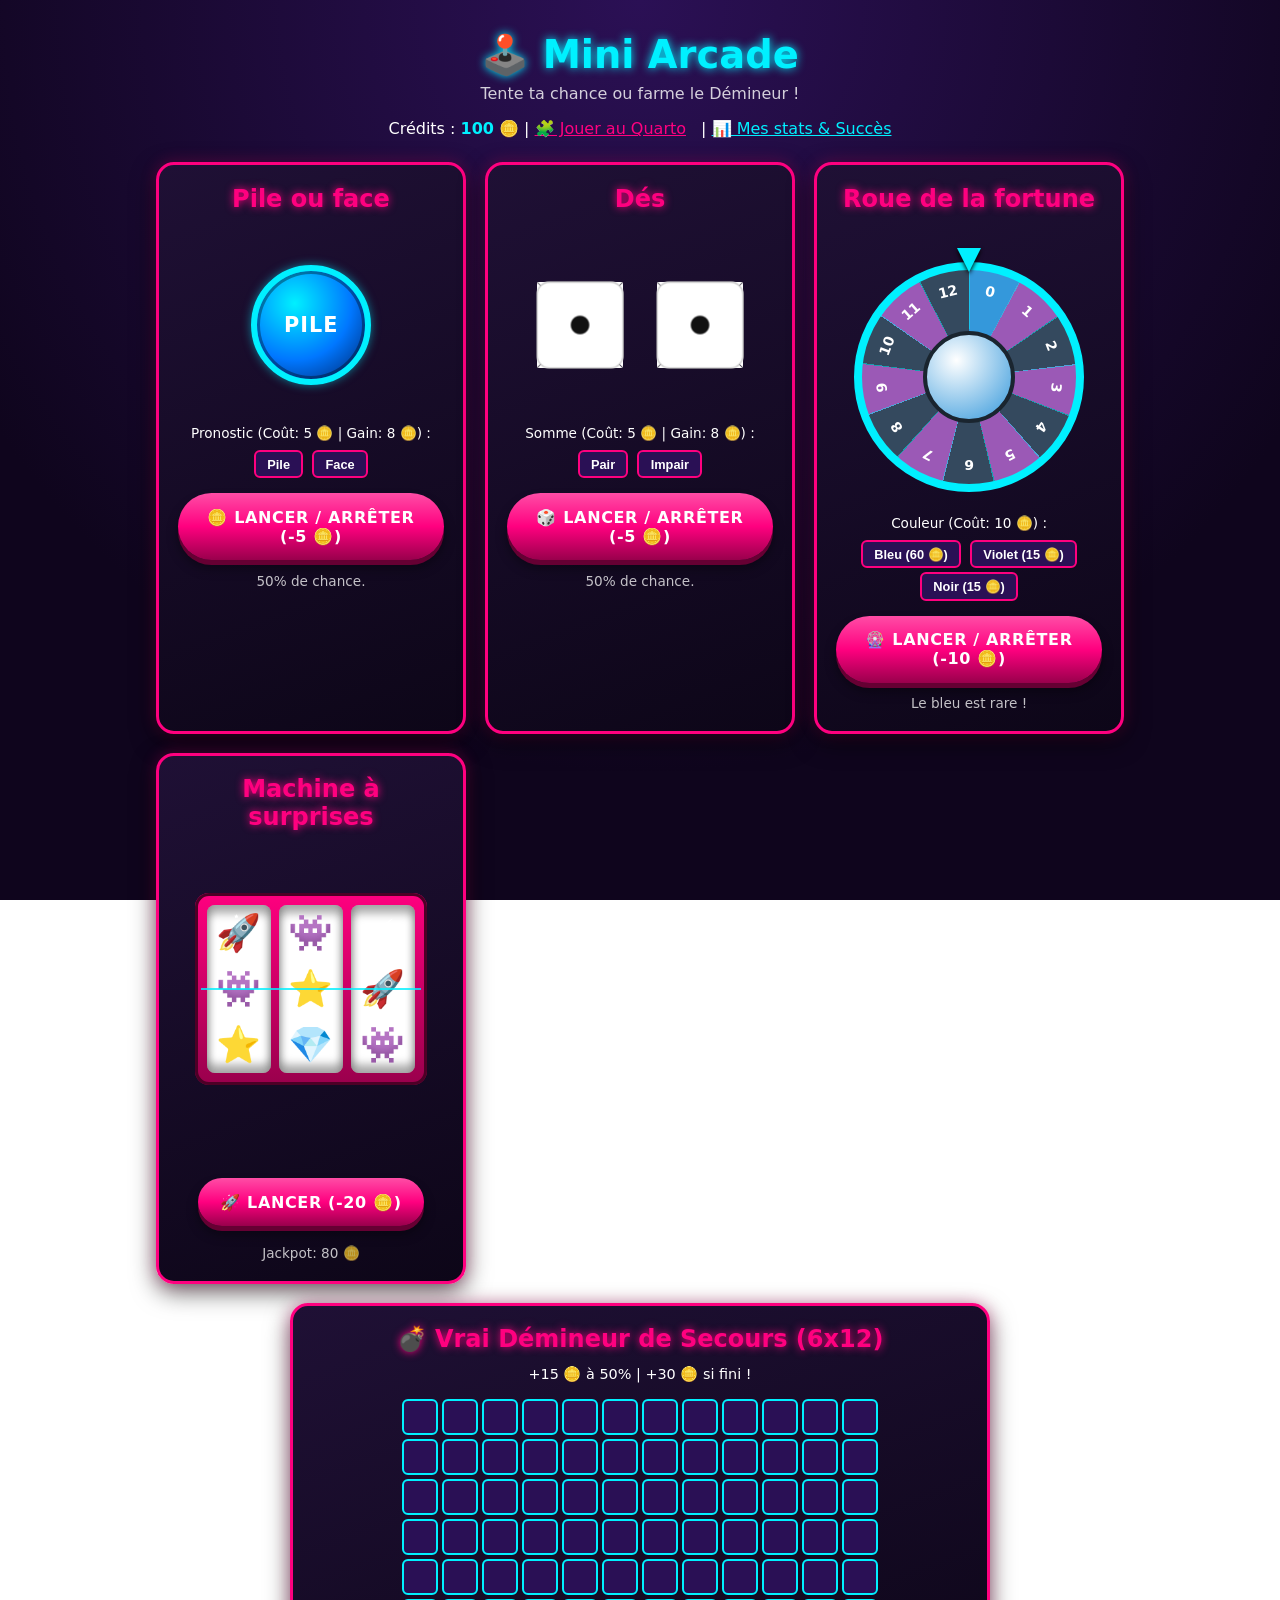
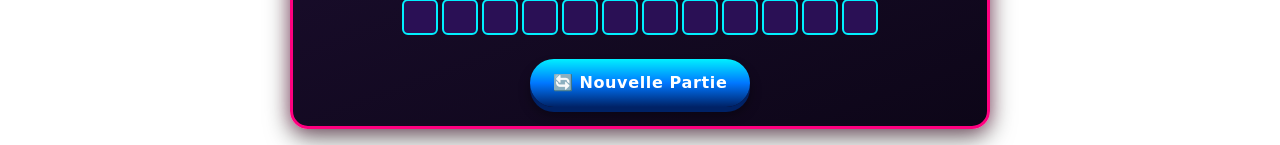
<file: index.html>
<!DOCTYPE html>
<html lang="fr">
<head>
<meta charset="UTF-8">
<meta name="viewport" content="width=device-width, initial-scale=1.0">
<title>Mini Arcade - Accueil</title>
<link rel="stylesheet" href="style.css">
<style>
  .choices { margin-bottom: 0.8rem; }
  .choices p { margin: 0 0 0.4rem; font-size: 0.85rem; }
  .choice-btn {
    background: #2a1055;
    color: #fff;
    border: 2px solid var(--pink, #ff007f);
    padding: 0.3rem 0.7rem;
    border-radius: 6px;
    cursor: pointer;
    margin: 2px;
    font-weight: bold;
    font-size: 0.8rem;
    transition: 0.2s;
  }
  .choice-btn.selected {
    background: var(--pink, #ff007f);
    box-shadow: 0 0 8px var(--pink, #ff007f);
  }

  .mine-container {
    overflow-x: auto;
    max-width: 100%;
    margin: 1rem 0;
  }
  .mine-grid {
    display: grid;
    grid-template-columns: repeat(12, 36px);
    grid-template-rows: repeat(6, 36px);
    gap: 4px;
    justify-content: center;
  }
  .mine-cell {
    width: 36px;
    height: 36px;
    background: #2a1055;
    border: 2px solid var(--neon, #00f0ff);
    border-radius: 6px;
    font-size: 0.9rem;
    font-weight: bold;
    cursor: pointer;
    display: grid;
    place-items: center;
    color: #fff;
    user-select: none;
    transition: 0.1s;
  }
  .mine-cell:hover { background: #3b1675; }
  .mine-cell.revealed { background: #111; border-color: #444; cursor: default; }
  .mine-cell.c1 { color: #00f0ff; }
  .mine-cell.c2 { color: #2ecc71; }
  .mine-cell.c3 { color: #e74c3c; }
  .mine-cell.c4 { color: #9b59b6; }
</style>
</head>
<body>

<header>
  <h1>🕹️ Mini Arcade</h1>
  <p class="sub">Tente ta chance ou farme le Démineur !</p>
  <div style="margin-top: 1rem;">
    <span>Crédits : <strong id="global-score" style="color: var(--neon, #00f0ff);">100</strong> 🪙</span> | 
    <a href="quarto.html" style="color: var(--pink, #ff007f); text-decoration: underline; margin-right: 10px;">🧩 Jouer au Quarto</a> | 
    <a href="page2.html" style="color: var(--neon, #00f0ff); text-decoration: underline;">📊 Mes stats & Succès</a>
  </div>
</header>

<main class="grid">

  <!-- PILE OU FACE -->
  <section class="game" data-game="coin">
    <h2>Pile ou face</h2>
    <div class="stage" style="min-height: 200px;">
      <div class="coin-stage">
        <div class="coin anim">
          <div class="side">PILE</div>
          <div class="side verso">FACE</div>
        </div>
      </div>
    </div>
    <div class="choices" data-game-choices="coin">
      <p>Pronostic (Coût: 5 🪙 | Gain: 8 🪙) :</p>
      <button type="button" class="choice-btn" data-val="pile">Pile</button>
      <button type="button" class="choice-btn" data-val="face">Face</button>
    </div>
    <button class="hold" type="button">🪙 LANCER / ARRÊTER (-5 🪙)</button>
    <p class="hint">50% de chance.</p>
  </section>

  <!-- DÉS -->
  <section class="game" data-game="dice">
    <h2>Dés</h2>
    <div class="stage" style="min-height: 200px;">
      <div class="dice">
        <div class="die"><div class="rx a1 anim"><div class="ry b1 anim">
          <div class="face f1"></div><div class="face f2"></div><div class="face f3"></div>
          <div class="face f4"></div><div class="face f5"></div><div class="face f6"></div>
        </div></div></div>
        <div class="die"><div class="rx a2 anim"><div class="ry b2 anim">
          <div class="face f1"></div><div class="face f2"></div><div class="face f3"></div>
          <div class="face f4"></div><div class="face f5"></div><div class="face f6"></div>
        </div></div></div>
      </div>
    </div>
    <div class="choices" data-game-choices="dice">
      <p>Somme (Coût: 5 🪙 | Gain: 8 🪙) :</p>
      <button type="button" class="choice-btn" data-val="pair">Pair</button>
      <button type="button" class="choice-btn" data-val="impair">Impair</button>
    </div>
    <button class="hold" type="button">🎲 LANCER / ARRÊTER (-5 🪙)</button>
    <p class="hint">50% de chance.</p>
  </section>

  <!-- ROUE DE LA FORTUNE -->
  <section class="game" data-game="wheel">
    <h2>Roue de la fortune</h2>
    <div class="stage">
      <div class="wheel-wrap">
        <div class="pointer"></div>
        <div class="wheel anim">
          <span class="n" style="--i:0">0</span><span class="n" style="--i:1">1</span><span class="n" style="--i:2">2</span><span class="n" style="--i:3">3</span><span class="n" style="--i:4">4</span><span class="n" style="--i:5">5</span><span class="n" style="--i:6">6</span><span class="n" style="--i:7">7</span><span class="n" style="--i:8">8</span><span class="n" style="--i:9">9</span><span class="n" style="--i:10">10</span><span class="n" style="--i:11">11</span><span class="n" style="--i:12">12</span>
        </div>
      </div>
    </div>
    <div class="choices" data-game-choices="wheel">
      <p>Couleur (Coût: 10 🪙) :</p>
      <button type="button" class="choice-btn" data-val="bleu">Bleu (60 🪙)</button>
      <button type="button" class="choice-btn" data-val="violet">Violet (15 🪙)</button>
      <button type="button" class="choice-btn" data-val="noir">Noir (15 🪙)</button>
    </div>
    <button class="hold" type="button">🎡 LANCER / ARRÊTER (-10 🪙)</button>
    <p class="hint">Le bleu est rare !</p>
  </section>

  <!-- MACHINE À SURPRISES -->
  <section class="game" data-game="slot">
    <h2>Machine à surprises</h2>
    <div class="stage">
      <div class="reels">
        <div class="reel"><div class="strip s1 anim"><span>🚀</span><span>👾</span><span>⭐</span><span>⚡</span><span>🔥</span><span>💎</span><span>🚀</span><span>👾</span></div></div>
        <div class="reel"><div class="strip s2 anim"><span>👾</span><span>⭐</span><span>💎</span><span>🚀</span><span>🔥</span><span>⚡</span><span>👾</span><span>⭐</span></div></div>
        <div class="reel"><div class="strip s3 anim"><span>⚡</span><span>🚀</span><span>👾</span><span>💎</span><span>⭐</span><span>🔥</span><span>⚡</span><span>🚀</span></div></div>
      </div>
    </div>
    <button class="hold" type="button" style="margin-top: 2.8rem;">🚀 LANCER (-20 🪙)</button>
    <p class="hint" style="margin-top: 1.2rem;">Jackpot: 80 🪙</p>
  </section>

  <!-- DÉMINEUR 6x12 -->
  <section class="game" style="grid-column: 1 / -1; max-width: 700px; margin: 0 auto; width: 100%;">
    <h2>💣 Vrai Démineur de Secours (6x12)</h2>
    <p id="mine-status" style="margin: 0.5rem 0; font-size: 0.9rem;">+15 🪙 à 50% | +30 🪙 si fini !</p>
    <div class="mine-container">
      <div class="mine-grid" id="mine-grid"></div>
    </div>
    <button class="hold" type="button" id="reset-mines" style="background: linear-gradient(#00f0ff, #0077ff 50%, #002266); box-shadow: 0 5px 0 #002266, 0 8px 12px rgba(0, 0, 0, 0.4); margin-top: 0.5rem;">🔄 Nouvelle Partie</button>
  </section>

</main>

<script>
  const GAME_CONFIG = {
    coin: { cost: 5, reward: 8 },
    dice: { cost: 5, reward: 8 },  
    slot: { cost: 20, reward: 80 }
  };

  function getStats() {
    let stats = JSON.parse(localStorage.getItem('arcade_stats'));
    if (!stats || typeof stats.score !== 'number') {
      stats = {
        score: 100,
        wheel: { played: 0, wins: 0 },
        slot: { played: 0, wins: 0 },
        dice: { played: 0, wins: 0 },
        coin: { played: 0, wins: 0 },
        quarto: { played: 0, wins: 0 },
        achievements: { streak: false, fastMines: false, rich: false }
      };
      localStorage.setItem('arcade_stats', JSON.stringify(stats));
    }
    if (!stats.achievements) {
      stats.achievements = { streak: false, fastMines: false, rich: false };
    }
    return stats;
  }

  function saveStats(stats) {
    if (stats.score >= 500) {
      stats.achievements.rich = true;
    }
    localStorage.setItem('arcade_stats', JSON.stringify(stats));
    document.getElementById('global-score').textContent = stats.score;
  }

  document.getElementById('global-score').textContent = getStats().score;

  const userChoices = {};
  document.querySelectorAll('.choices').forEach(container => {
    const gameType = container.getAttribute('data-game-choices');
    container.querySelectorAll('.choice-btn').forEach(btn => {
      btn.addEventListener('click', (e) => {
        container.querySelectorAll('.choice-btn').forEach(b => b.classList.remove('selected'));
        e.target.classList.add('selected');
        userChoices[gameType] = e.target.getAttribute('data-val');
      });
    });
  });

  document.querySelectorAll('.game[data-game]').forEach(game => {
    const button = game.querySelector('.hold');
    const gameName = game.getAttribute('data-game');

    button.addEventListener('click', () => {
      if (game.classList.contains('stopping')) return;
      let stats = getStats();

      if (game.classList.contains('playing')) {
        game.classList.remove('playing');
        game.classList.add('stopping');

        let playerChoice = userChoices[gameName];
        let isWin = false;
        let rewardEarned = 0;

        if (!playerChoice && gameName !== 'slot') {
          alert("Fais ton choix avant d'arrêter !");
        } else {
          stats[gameName].played += 1;

          if (gameName === 'wheel') {
            const colors = ['bleu', 'violet', 'noir', 'violet', 'noir', 'violet', 'noir', 'violet', 'noir', 'violet', 'noir', 'violet', 'noir'];
            const winningColor = colors[Math.floor(Math.random() * colors.length)];
            if (playerChoice === winningColor) {
              isWin = true;
              rewardEarned = (playerChoice === 'bleu') ? 60 : 15;
            }
          } else if (gameName === 'dice') {
            const sum = Math.floor(Math.random() * 6) + 1 + Math.floor(Math.random() * 6) + 1;
            if (playerChoice === (sum % 2 === 0 ? 'pair' : 'impair')) {
              isWin = true;
              rewardEarned = GAME_CONFIG.dice.reward;
            }
          } else if (gameName === 'coin') {
            if (playerChoice === (Math.random() > 0.5 ? 'pile' : 'face')) {
              isWin = true;
              rewardEarned = GAME_CONFIG.coin.reward;
            }
          } else if (gameName === 'slot') {
            isWin = Math.random() < 0.33;
            if (isWin) rewardEarned = GAME_CONFIG.slot.reward;
          }

          if (isWin) {
            stats[gameName].wins += 1;
            stats.score += rewardEarned;
          }
        }
        saveStats(stats);
        setTimeout(() => { game.classList.remove('stopping'); game.classList.add('paused-state'); }, 1000);
      } else {
        let cost = (gameName === 'wheel') ? 10 : GAME_CONFIG[gameName].cost;
        if (stats.score < cost) {
          alert("Plus assez de crédits ! Va jouer au Démineur en bas.");
          return;
        }
        stats.score -= cost;
        saveStats(stats);
        game.classList.remove('paused-state');
        game.classList.add('playing');
      }
    });
  });

  // Démineur avec chrono pour le succès "Démineur express" (< 1 min)
  const ROWS = 6, COLS = 12, MINES_COUNT = 12;
  let board = [], gameOver = false, revealedCount = 0, halfReached = false, startTime = null;
  const totalSafeCells = (ROWS * COLS) - MINES_COUNT;

  function initMinesweeper() {
    const gridEl = document.getElementById('mine-grid');
    gridEl.innerHTML = '';
    document.getElementById('mine-status').textContent = "+15 🪙 à 50% | +30 🪙 si fini !";
    board = []; gameOver = false; revealedCount = 0; halfReached = false;
    startTime = Date.now();

    for (let r = 0; r < ROWS; r++) {
      let row = [];
      for (let c = 0; c < COLS; c++) row.push({ mine: false, revealed: false, count: 0 });
      board.push(row);
    }
    let placed = 0;
    while (placed < MINES_COUNT) {
      let r = Math.floor(Math.random() * ROWS), c = Math.floor(Math.random() * COLS);
      if (!board[r][c].mine) { board[r][c].mine = true; placed++; }
    }
    for (let r = 0; r < ROWS; r++) {
      for (let c = 0; c < COLS; c++) {
        if (board[r][c].mine) continue;
        let m = 0;
        for (let dr = -1; dr <= 1; dr++) {
          for (let dc = -1; dc <= 1; dc++) {
            let nr = r + dr, nc = c + dc;
            if (nr >= 0 && nr < ROWS && nc >= 0 && nc < COLS && board[nr][nc].mine) m++;
          }
        }
        board[r][c].count = m;
      }
    }
    for (let r = 0; r < ROWS; r++) {
      for (let c = 0; c < COLS; c++) {
        const cell = document.createElement('button');
        cell.className = 'mine-cell';
        cell.dataset.row = r; cell.dataset.col = c;
        cell.addEventListener('click', () => clickCell(r, c, cell));
        gridEl.appendChild(cell);
      }
    }
  }

  function clickCell(r, c, cell) {
    if (gameOver || board[r][c].revealed) return;
    if (board[r][c].mine) {
      gameOver = true;
      cell.textContent = "💣"; cell.style.background = "#ff007f";
      document.getElementById('mine-status').textContent = "BOUM ! Perdu.";
      return;
    }
    revealRecursive(r, c);
    checkWin();
  }

  function revealRecursive(r, c) {
    if (r < 0 || r >= ROWS || c < 0 || c >= COLS || board[r][c].revealed || board[r][c].mine) return;
    board[r][c].revealed = true; revealedCount++;
    const cell = document.querySelector(`[data-row='${r}'][data-col='${c}']`);
    cell.classList.add('revealed');
    if (board[r][c].count > 0) {
      cell.textContent = board[r][c].count;
      cell.classList.add('c' + board[r][c].count);
    } else {
      cell.textContent = "";
      for (let dr = -1; dr <= 1; dr++) for (let dc = -1; dc <= 1; dc++) revealRecursive(r + dr, c + dc);
    }
  }

  function checkWin() {
    let stats = getStats();
    if (!halfReached && revealedCount >= Math.floor(totalSafeCells / 2)) {
      halfReached = true; stats.score += 15; saveStats(stats);
      document.getElementById('mine-status').textContent = "Moitié franchie ! +15 🪙";
    }
    if (revealedCount === totalSafeCells) {
      gameOver = true;
      let elapsedTime = (Date.now() - startTime) / 1000;
      if (elapsedTime < 60) {
        stats.achievements.fastMines = true;
      }
      stats.score += 30; 
      saveStats(stats);
      document.getElementById('mine-status').textContent = "Victoire totale ! +30 🪙 🎉";
    }
  }

  document.getElementById('reset-mines').addEventListener('click', initMinesweeper);
  initMinesweeper();
</script>

</body>
</html>
</file>
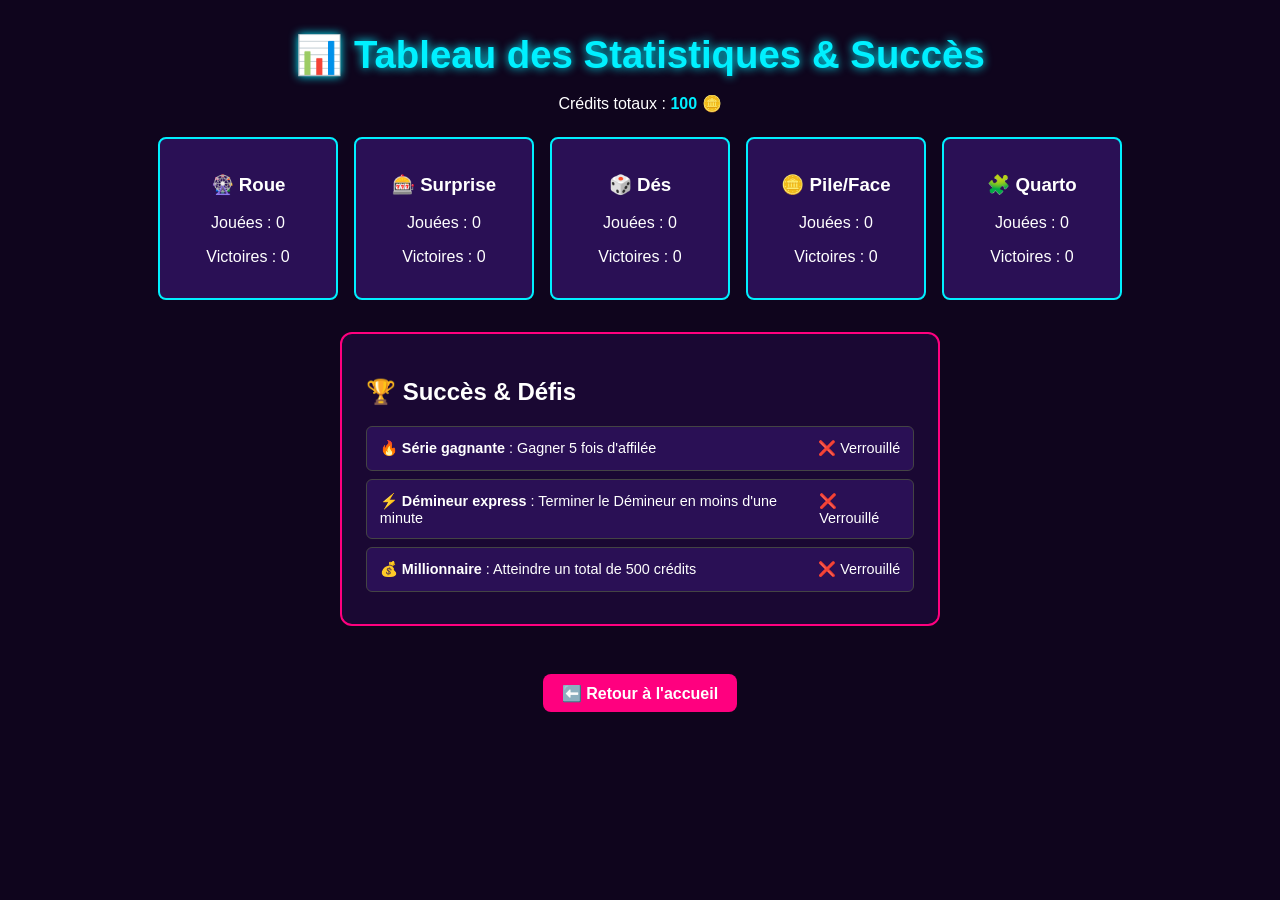
<file: page2.html>
<!DOCTYPE html>
<html lang="fr">
<head>
<meta charset="UTF-8">
<meta name="viewport" content="width=device-width, initial-scale=1.0">
<title>Mini Arcade - Statistiques & Succès</title>
<link rel="stylesheet" href="style.css">
<style>
  body { text-align: center; font-family: sans-serif; color: #fff; background: #0f051d; padding: 2rem; }
  .stats-container { display: flex; flex-wrap: wrap; gap: 1rem; justify-content: center; margin: 1.5rem 0; }
  .stat-item { background: #2a1055; border: 2px solid var(--neon, #00f0ff); padding: 1rem; border-radius: 8px; width: 180px; }
  
  .achievements-container { max-width: 600px; margin: 2rem auto; text-align: left; background: #1a0833; border: 2px solid var(--pink, #ff007f); padding: 1.5rem; border-radius: 12px; }
  .achievement { display: flex; align-items: center; justify-content: space-between; background: #2a1055; padding: 0.8rem; margin: 0.5rem 0; border-radius: 6px; border: 1px solid #444; }
  .achievement.unlocked { border-color: #2ecc71; background: #102d1d; }
  .achievement span { font-size: 0.9rem; }
  
  .btn { background: #ff007f; color: #fff; border: none; padding: 0.6rem 1.2rem; border-radius: 8px; font-weight: bold; cursor: pointer; text-decoration: none; display: inline-block; margin-top: 1rem; }
</style>
</head>
<body>

  <h1>📊 Tableau des Statistiques & Succès</h1>
  <p>Crédits totaux : <strong id="total-score" style="color: var(--neon, #00f0ff);">100</strong> 🪙</p>

  <!-- STATISTIQUES DES JEUX -->
  <div class="stats-container">
    <div class="stat-item">
      <h3>🎡 Roue</h3>
      <p>Jouées : <span id="wheel-played">0</span></p>
      <p>Victoires : <span id="wheel-wins">0</span></p>
    </div>
    <div class="stat-item">
      <h3>🎰 Surprise</h3>
      <p>Jouées : <span id="slot-played">0</span></p>
      <p>Victoires : <span id="slot-wins">0</span></p>
    </div>
    <div class="stat-item">
      <h3>🎲 Dés</h3>
      <p>Jouées : <span id="dice-played">0</span></p>
      <p>Victoires : <span id="dice-wins">0</span></p>
    </div>
    <div class="stat-item">
      <h3>🪙 Pile/Face</h3>
      <p>Jouées : <span id="coin-played">0</span></p>
      <p>Victoires : <span id="coin-wins">0</span></p>
    </div>
    <div class="stat-item">
      <h3>🧩 Quarto</h3>
      <p>Jouées : <span id="quarto-played">0</span></p>
      <p>Victoires : <span id="quarto-wins">0</span></p>
    </div>
  </div>

  <!-- SECTION DES SUCCÈS -->
  <div class="achievements-container">
    <h2>🏆 Succès & Défis</h2>
    <div class="achievement" id="ach-streak">
      <span>🔥 <strong>Série gagnante</strong> : Gagner 5 fois d'affilée</span>
      <span id="status-streak">❌ Verrouillé</span>
    </div>
    <div class="achievement" id="ach-mines">
      <span>⚡ <strong>Démineur express</strong> : Terminer le Démineur en moins d'une minute</span>
      <span id="status-mines">❌ Verrouillé</span>
    </div>
    <div class="achievement" id="ach-rich">
      <span>💰 <strong>Millionnaire</strong> : Atteindre un total de 500 crédits</span>
      <span id="status-rich">❌ Verrouillé</span>
    </div>
  </div>

  <a href="index.html" class="btn">⬅️ Retour à l'accueil</a>

<script>
  let stats = JSON.parse(localStorage.getItem('arcade_stats')) || {
    score: 100,
    wheel: { played: 0, wins: 0 },
    slot: { played: 0, wins: 0 },
    dice: { played: 0, wins: 0 },
    coin: { played: 0, wins: 0 },
    quarto: { played: 0, wins: 0 },
    achievements: { streak: false, fastMines: false, rich: false }
  };

  if (!stats.achievements) {
    stats.achievements = { streak: false, fastMines: false, rich: false };
  }
  if (!stats.quarto) {
    stats.quarto = { played: 0, wins: 0 };
  }

  document.getElementById('total-score').textContent = stats.score;

  const games = ['wheel', 'slot', 'dice', 'coin', 'quarto'];
  games.forEach(g => {
    if (stats[g]) {
      document.getElementById(`${g}-played`).textContent = stats[g].played;
      document.getElementById(`${g}-wins`).textContent = stats[g].wins;
    }
  });

  if (stats.score >= 500) {
    stats.achievements.rich = true;
    localStorage.setItem('arcade_stats', JSON.stringify(stats));
  }

  if (stats.achievements.rich) {
    document.getElementById('ach-rich').classList.add('unlocked');
    document.getElementById('status-rich').textContent = '✅ Débloqué';
  }
  if (stats.achievements.streak) {
    document.getElementById('ach-streak').classList.add('unlocked');
    document.getElementById('status-streak').textContent = '✅ Débloqué';
  }
  if (stats.achievements.fastMines) {
    document.getElementById('ach-mines').classList.add('unlocked');
    document.getElementById('status-mines').textContent = '✅ Débloqué';
  }
</script>

</body>
</html>
</file>
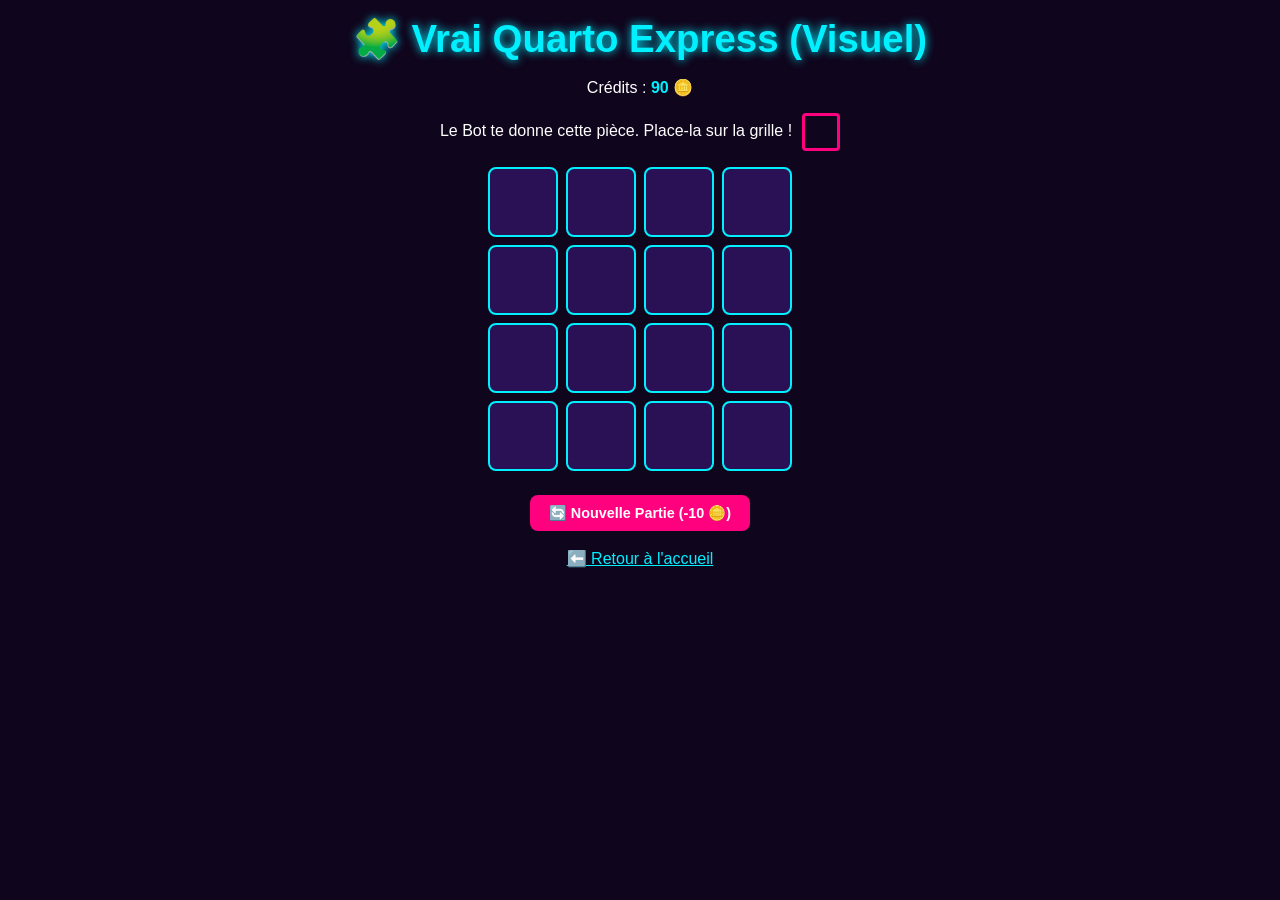
<file: quarto.html>
<!DOCTYPE html>
<html lang="fr">
<head>
<meta charset="UTF-8">
<meta name="viewport" content="width=device-width, initial-scale=1.0">
<title>Vrai Quarto Express - Visuel</title>
<link rel="stylesheet" href="style.css">
<style>
  body { text-align: center; font-family: sans-serif; color: #fff; background: #0f051d; padding: 1rem; }
  .quarto-grid { display: grid; grid-template-columns: repeat(4, 70px); gap: 8px; justify-content: center; margin: 1rem auto; }
  .quarto-cell { width: 70px; height: 70px; background: #2a1055; border: 2px solid #00f0ff; border-radius: 8px; cursor: pointer; display: grid; place-items: center; transition: 0.2s; }
  .quarto-cell:hover { background: #3b1675; }
  
  .pieces-pool { display: flex; flex-wrap: wrap; gap: 8px; justify-content: center; max-width: 360px; margin: 1rem auto; }
  .piece-btn { width: 55px; height: 55px; background: #1a0833; border: 2px solid #ff007f; border-radius: 8px; cursor: pointer; display: grid; place-items: center; transition: 0.2s; }
  .piece-btn:hover { background: #331259; transform: scale(1.05); }

  .piece-icon {
    display: flex;
    align-items: center;
    justify-content: center;
    border-radius: 50%;
  }
  .tall { width: 38px; height: 38px; }
  .short { width: 24px; height: 24px; }
  
  .square { border-radius: 4px !important; }
  .circle { border-radius: 50% !important; }
  
  .solid-light { background: #00f0ff; }
  .hollow-light { border: 3px solid #00f0ff; background: transparent; }
  
  .solid-dark { background: #ff007f; }
  .hollow-dark { border: 3px solid #ff007f; background: transparent; }

  .btn { background: #ff007f; color: #fff; border: none; padding: 0.6rem 1.2rem; border-radius: 8px; font-weight: bold; cursor: pointer; font-size: 0.9rem; margin-top: 0.5rem; }
</style>
</head>
<body>

  <h1>🧩 Vrai Quarto Express (Visuel)</h1>
  <p>Crédits : <strong id="global-score" style="color: #00f0ff;">100</strong> 🪙</p>
  <p id="quarto-status">Chargement de la partie...</p>

  <div id="selection-area" style="display:none;">
    <p>Choisis une pièce visuelle à donner au Bot :</p>
    <div class="pieces-pool" id="pool"></div>
  </div>

  <div class="quarto-grid" id="quarto-grid"></div>

  <button class="btn" id="reset-quarto">🔄 Nouvelle Partie (-10 🪙)</button>
  <br><br>
  <a href="index.html" style="color: #00f0ff; text-decoration: underline;">⬅️ Retour à l'accueil</a>

<script>
  const COST = 10;
  const REWARD = 30;

  function getStats() {
    let stats = JSON.parse(localStorage.getItem('arcade_stats'));
    if (!stats) {
      stats = { score: 100, quarto: { played: 0, wins: 0 }, achievements: { streak: false, fastMines: false, rich: false } };
      localStorage.setItem('arcade_stats', JSON.stringify(stats));
    }
    if (!stats.quarto) stats.quarto = { played: 0, wins: 0 };
    return stats;
  }

  function saveStats(stats) {
    localStorage.setItem('arcade_stats', JSON.stringify(stats));
    document.getElementById('global-score').textContent = stats.score;
  }

  document.getElementById('global-score').textContent = getStats().score;

  let board = [];
  let availablePieces = [];
  let currentPieceToPlace = null;
  let gamePhase = 'place';
  let gameOver = false;

  function initQuarto() {
    const gridEl = document.getElementById('quarto-grid');
    gridEl.innerHTML = '';
    board = Array(16).fill(null);
    gameOver = false;
    
    availablePieces = [];
    for (let i = 0; i < 16; i++) availablePieces.push(i);

    let stats = getStats();
    if (stats.score < COST) {
      document.getElementById('quarto-status').textContent = "Pas assez de crédits ! Va farmer le Démineur sur l'accueil.";
      return;
    }

    stats.score -= COST;
    stats.quarto.played += 1;
    saveStats(stats);

    for (let i = 0; i < 16; i++) {
      const cell = document.createElement('button');
      cell.className = 'quarto-cell';
      cell.dataset.index = i;
      cell.addEventListener('click', () => handleCellClick(i));
      gridEl.appendChild(cell);
    }

    let firstPieceIndex = Math.floor(Math.random() * availablePieces.length);
    currentPieceToPlace = availablePieces.splice(firstPieceIndex, 1)[0];

    gamePhase = 'place';
    updateUIStatus(`Le Bot te donne cette pièce. Place-la sur la grille !`, currentPieceToPlace);
  }

  function createPieceElement(p) {
    if (p === null) return null;
    const el = document.createElement('div');
    el.className = 'piece-icon';

    let tall = (p & 8) ? 'tall' : 'short';
    let solid = (p & 4) ? 'solid' : 'hollow';
    let color = (p & 2) ? 'light' : 'dark';
    let shape = (p & 1) ? 'circle' : 'square';

    el.classList.add(tall, shape, `${solid}-${color}`);
    let desc = `${(p & 8)?'Grand':'Petit'}, ${(p & 4)?'Plein':'Creux'}, ${(p & 2)?'Clair':'Sombre'}, ${(p & 1)?'Rond':'Carré'}`;
    el.title = desc;

    return el;
  }

  function updateUIStatus(text, pieceVal) {
    const statusEl = document.getElementById('quarto-status');
    statusEl.innerHTML = text;
    if (pieceVal !== undefined && pieceVal !== null) {
      const wrapper = document.createElement('div');
      wrapper.style.display = 'inline-flex';
      wrapper.style.alignItems = 'center';
      wrapper.style.marginLeft = '10px';
      wrapper.style.verticalAlign = 'middle';
      wrapper.appendChild(createPieceElement(pieceVal));
      statusEl.appendChild(wrapper);
    }
  }

  function handleCellClick(index) {
    if (gameOver || gamePhase !== 'place' || board[index] !== null) return;

    board[index] = currentPieceToPlace;
    currentPieceToPlace = null;
    updateBoardUI();

    if (checkWin()) {
      endGame(true, "Victoire ! Tu as aligné 4 pièces partageant un attribut ! 🎉");
      return;
    }

    if (availablePieces.length === 0 || board.every(c => c !== null)) {
      endGame(false, "Match nul ! Grille pleine.");
      return;
    }

    gamePhase = 'choose';
    document.getElementById('selection-area').style.display = 'block';
    document.getElementById('quarto-status').textContent = "À ton tour : choisis une pièce visuelle ci-dessous à donner au Bot.";
    renderPool();
  }

  function renderPool() {
    const poolEl = document.getElementById('pool');
    poolEl.innerHTML = '';
    availablePieces.forEach(p => {
      const btn = document.createElement('button');
      btn.className = 'piece-btn';
      btn.appendChild(createPieceElement(p));
      btn.addEventListener('click', () => playerChoosePieceForBot(p));
      poolEl.appendChild(btn);
    });
  }

  function playerChoosePieceForBot(piece) {
    availablePieces = availablePieces.filter(p => p !== piece);
    document.getElementById('selection-area').style.display = 'none';

    updateUIStatus("Tu as donné cette pièce au Bot. Il réfléchit...", piece);

    setTimeout(() => botTurn(piece), 800);
  }

  function botTurn(pieceToPlace) {
    if (gameOver) return;

    let emptyCells = [];
    for (let i = 0; i < 16; i++) {
      if (board[i] === null) emptyCells.push(i);
    }

    if (emptyCells.length === 0) return;

    let randomCell = emptyCells[Math.floor(Math.random() * emptyCells.length)];
    board[randomCell] = pieceToPlace;
    updateBoardUI();

    if (checkWin()) {
      endGame(false, "Le Bot a gagné en alignant 4 pièces ! Dommage...");
      return;
    }

    if (availablePieces.length === 0 || board.every(c => c !== null)) {
      endGame(false, "Match nul ! Grille pleine.");
      return;
    }

    let randomPieceIndex = Math.floor(Math.random() * availablePieces.length);
    currentPieceToPlace = availablePieces.splice(randomPieceIndex, 1)[0];

    gamePhase = 'place';
    updateUIStatus("Le Bot te donne cette pièce. Place-la !", currentPieceToPlace);
  }

  function checkLine(p1, p2, p3, p4) {
    if (p1 === null || p2 === null || p3 === null || p4 === null) return false;
    return ((p1 & p2 & p3 & p4) !== 0) || (((~p1) & (~p2) & (~p3) & (~p4) & 15) !== 0);
  }

  function checkWin() {
    for (let r = 0; r < 4; r++) {
      if (checkLine(board[r*4], board[r*4+1], board[r*4+2], board[r*4+3])) return true;
    }
    for (let c = 0; c < 4; c++) {
      if (checkLine(board[c], board[c+4], board[c+8], board[c+12])) return true;
    }
    if (checkLine(board[0], board[5], board[10], board[15])) return true;
    if (checkLine(board[3], board[6], board[9], board[12])) return true;
    return false;
  }

  function updateBoardUI() {
    for (let i = 0; i < 16; i++) {
      const cell = document.querySelector(`[data-index='${i}']`);
      cell.innerHTML = "";
      if (board[i] !== null) {
        cell.appendChild(createPieceElement(board[i]));
      }
    }
  }

  function endGame(isWin, message) {
    gameOver = true;
    document.getElementById('selection-area').style.display = 'none';
    document.getElementById('quarto-status').textContent = message;
    let stats = getStats();
    if (isWin) {
      stats.quarto.wins += 1;
      stats.score += REWARD;
      saveStats(stats);
    }
  }

  document.getElementById('reset-quarto').addEventListener('click', initQuarto);
  initQuarto();
</script>

</body>
</html>
</file>
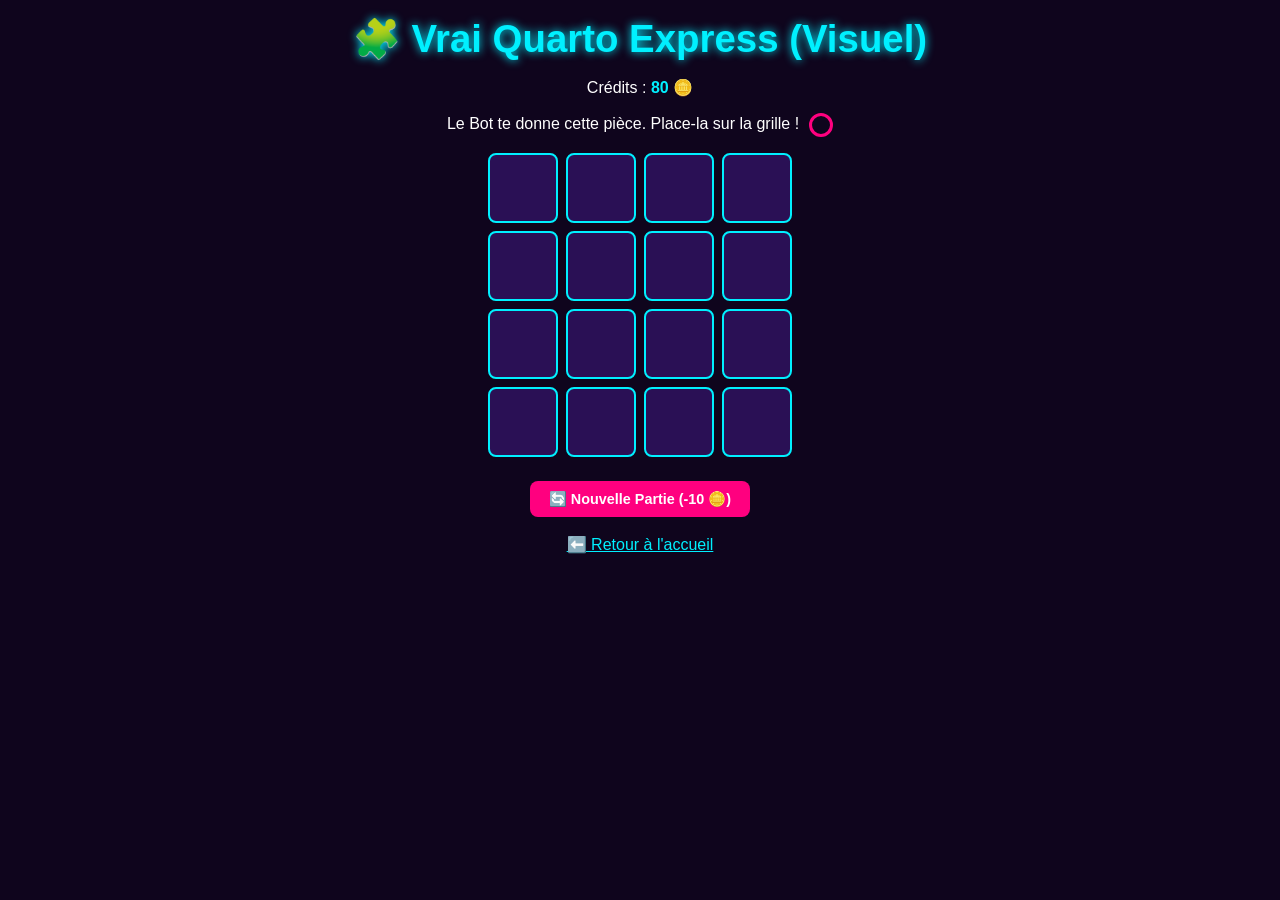
<file: quatro.html>
<!DOCTYPE html>
<html lang="fr">
<head>
<meta charset="UTF-8">
<meta name="viewport" content="width=device-width, initial-scale=1.0">
<title>Vrai Quarto Express - Visuel</title>
<link rel="stylesheet" href="style.css">
<style>
  body { text-align: center; font-family: sans-serif; color: #fff; background: #0f051d; padding: 1rem; }
  .quarto-grid { display: grid; grid-template-columns: repeat(4, 70px); gap: 8px; justify-content: center; margin: 1rem auto; }
  .quarto-cell { width: 70px; height: 70px; background: #2a1055; border: 2px solid #00f0ff; border-radius: 8px; cursor: pointer; display: grid; place-items: center; transition: 0.2s; }
  .quarto-cell:hover { background: #3b1675; }
  
  .pieces-pool { display: flex; flex-wrap: wrap; gap: 8px; justify-content: center; max-width: 360px; margin: 1rem auto; }
  .piece-btn { width: 55px; height: 55px; background: #1a0833; border: 2px solid #ff007f; border-radius: 8px; cursor: pointer; display: grid; place-items: center; transition: 0.2s; }
  .piece-btn:hover { background: #331259; transform: scale(1.05); }

  /* Design visuel des pièces du Quarto */
  .piece-icon {
    display: flex;
    align-items: center;
    justify-content: center;
    border-radius: 50%;
  }
  /* Attributs visuels dynamiques */
  .tall { width: 38px; height: 38px; }
  .short { width: 24px; height: 24px; }
  
  .square { border-radius: 4px !important; }
  .circle { border-radius: 50% !important; }
  
  .solid-light { background: #00f0ff; }
  .hollow-light { border: 3px solid #00f0ff; background: transparent; }
  
  .solid-dark { background: #ff007f; }
  .hollow-dark { border: 3px solid #ff007f; background: transparent; }

  .btn { background: #ff007f; color: #fff; border: none; padding: 0.6rem 1.2rem; border-radius: 8px; font-weight: bold; cursor: pointer; font-size: 0.9rem; margin-top: 0.5rem; }
</style>
</head>
<body>

  <h1>🧩 Vrai Quarto Express (Visuel)</h1>
  <p>Crédits : <strong id="global-score" style="color: #00f0ff;">100</strong> 🪙</p>
  <p id="quarto-status">Chargement de la partie...</p>

  <div id="selection-area" style="display:none;">
    <p>Choisis une pièce visuelle à donner au Bot :</p>
    <div class="pieces-pool" id="pool"></div>
  </div>

  <div class="quarto-grid" id="quarto-grid"></div>

  <button class="btn" id="reset-quarto">🔄 Nouvelle Partie (-10 🪙)</button>
  <br><br>
  <a href="index.html" style="color: #00f0ff; text-decoration: underline;">⬅️ Retour à l'accueil</a>

<script>
  const COST = 10;
  const REWARD = 30;

  function getStats() {
    let stats = JSON.parse(localStorage.getItem('arcade_stats'));
    if (!stats) {
      stats = { score: 100, quarto: { played: 0, wins: 0 } };
      localStorage.setItem('arcade_stats', JSON.stringify(stats));
    }
    if (!stats.quarto) stats.quarto = { played: 0, wins: 0 };
    return stats;
  }

  function saveStats(stats) {
    localStorage.setItem('arcade_stats', JSON.stringify(stats));
    document.getElementById('global-score').textContent = stats.score;
  }

  document.getElementById('global-score').textContent = getStats().score;

  let board = [];
  let availablePieces = [];
  let currentPieceToPlace = null;
  let gamePhase = 'place';
  let gameOver = false;

  function initQuarto() {
    const gridEl = document.getElementById('quarto-grid');
    gridEl.innerHTML = '';
    board = Array(16).fill(null);
    gameOver = false;
    
    availablePieces = [];
    for (let i = 0; i < 16; i++) availablePieces.push(i);

    let stats = getStats();
    if (stats.score < COST) {
      document.getElementById('quarto-status').textContent = "Pas assez de crédits ! Va farmer le Démineur sur l'accueil.";
      return;
    }

    stats.score -= COST;
    stats.quarto.played += 1;
    saveStats(stats);

    for (let i = 0; i < 16; i++) {
      const cell = document.createElement('button');
      cell.className = 'quarto-cell';
      cell.dataset.index = i;
      cell.addEventListener('click', () => handleCellClick(i));
      gridEl.appendChild(cell);
    }

    let firstPieceIndex = Math.floor(Math.random() * availablePieces.length);
    currentPieceToPlace = availablePieces.splice(firstPieceIndex, 1)[0];

    gamePhase = 'place';
    updateUIStatus(`Le Bot te donne cette pièce. Place-la sur la grille !`, currentPieceToPlace);
  }

  // Crée un élément HTML visuel pour représenter une pièce selon ses 4 bits
  function createPieceElement(p) {
    if (p === null) return null;
    const el = document.createElement('div');
    el.className = 'piece-icon';

    let tall = (p & 8) ? 'tall' : 'short';     // Grand ou Petit
    let solid = (p & 4) ? 'solid' : 'hollow';   // Plein ou Creux
    let color = (p & 2) ? 'light' : 'dark';     // Cyan ou Rose
    let shape = (p & 1) ? 'circle' : 'square';  // Rond ou Carré

    el.classList.add(tall, shape, `${solid}-${color}`);
    
    // Description textuelle au survol pour aider
    let desc = `${(p & 8)?'Grand':'Petit'}, ${(p & 4)?'Plein':'Creux'}, ${(p & 2)?'Clair':'Sombre'}, ${(p & 1)?'Rond':'Carré'}`;
    el.title = desc;

    return el;
  }

  function updateUIStatus(text, pieceVal) {
    const statusEl = document.getElementById('quarto-status');
    statusEl.innerHTML = text;
    if (pieceVal !== undefined && pieceVal !== null) {
      const wrapper = document.createElement('div');
      wrapper.style.display = 'inline-flex';
      wrapper.style.alignItems = 'center';
      wrapper.style.marginLeft = '10px';
      wrapper.style.verticalAlign = 'middle';
      wrapper.appendChild(createPieceElement(pieceVal));
      statusEl.appendChild(wrapper);
    }
  }

  function handleCellClick(index) {
    if (gameOver || gamePhase !== 'place' || board[index] !== null) return;

    board[index] = currentPieceToPlace;
    currentPieceToPlace = null;
    updateBoardUI();

    if (checkWin()) {
      endGame(true, "Victoire ! Tu as aligné 4 pièces partageant un attribut ! 🎉");
      return;
    }

    if (availablePieces.length === 0 || board.every(c => c !== null)) {
      endGame(false, "Match nul ! Grille pleine.");
      return;
    }

    gamePhase = 'choose';
    document.getElementById('selection-area').style.display = 'block';
    document.getElementById('quarto-status').textContent = "À ton tour : choisis une pièce visuelle ci-dessous à donner au Bot.";
    renderPool();
  }

  function renderPool() {
    const poolEl = document.getElementById('pool');
    poolEl.innerHTML = '';
    availablePieces.forEach(p => {
      const btn = document.createElement('button');
      btn.className = 'piece-btn';
      btn.appendChild(createPieceElement(p));
      btn.addEventListener('click', () => playerChoosePieceForBot(p));
      poolEl.appendChild(btn);
    });
  }

  function playerChoosePieceForBot(piece) {
    availablePieces = availablePieces.filter(p => p !== piece);
    document.getElementById('selection-area').style.display = 'none';

    updateUIStatus("Tu as donné cette pièce au Bot. Il réfléchit...", piece);

    setTimeout(() => botTurn(piece), 800);
  }

  function botTurn(pieceToPlace) {
    if (gameOver) return;

    let emptyCells = [];
    for (let i = 0; i < 16; i++) {
      if (board[i] === null) emptyCells.push(i);
    }

    if (emptyCells.length === 0) return;

    let randomCell = emptyCells[Math.floor(Math.random() * emptyCells.length)];
    board[randomCell] = pieceToPlace;
    updateBoardUI();

    if (checkWin()) {
      endGame(false, "Le Bot a gagné en alignant 4 pièces ! Dommage...");
      return;
    }

    if (availablePieces.length === 0 || board.every(c => c !== null)) {
      endGame(false, "Match nul ! Grille pleine.");
      return;
    }

    let randomPieceIndex = Math.floor(Math.random() * availablePieces.length);
    currentPieceToPlace = availablePieces.splice(randomPieceIndex, 1)[0];

    gamePhase = 'place';
    updateUIStatus("Le Bot te donne cette pièce. Place-la !", currentPieceToPlace);
  }

  function checkLine(p1, p2, p3, p4) {
    if (p1 === null || p2 === null || p3 === null || p4 === null) return false;
    return ((p1 & p2 & p3 & p4) !== 0) || (((~p1) & (~p2) & (~p3) & (~p4) & 15) !== 0);
  }

  function checkWin() {
    for (let r = 0; r < 4; r++) {
      if (checkLine(board[r*4], board[r*4+1], board[r*4+2], board[r*4+3])) return true;
    }
    for (let c = 0; c < 4; c++) {
      if (checkLine(board[c], board[c+4], board[c+8], board[c+12])) return true;
    }
    if (checkLine(board[0], board[5], board[10], board[15])) return true;
    if (checkLine(board[3], board[6], board[9], board[12])) return true;
    return false;
  }

  function updateBoardUI() {
    for (let i = 0; i < 16; i++) {
      const cell = document.querySelector(`[data-index='${i}']`);
      cell.innerHTML = "";
      if (board[i] !== null) {
        cell.appendChild(createPieceElement(board[i]));
      }
    }
  }

  function endGame(isWin, message) {
    gameOver = true;
    document.getElementById('selection-area').style.display = 'none';
    document.getElementById('quarto-status').textContent = message;
    let stats = getStats();
    if (isWin) {
      stats.quarto.wins += 1;
      stats.score += REWARD;
      saveStats(stats);
    }
  }

  document.getElementById('reset-quarto').addEventListener('click', initQuarto);
  initQuarto();
</script>

</body>
</html>
</file>
<file: style.css>
:root {
  --neon: #00f0ff;
  --pink: #ff007f;
  --p: #111;
  --tl: radial-gradient(circle at 25% 25%, var(--p) 8px, transparent 9px);
  --tr: radial-gradient(circle at 75% 25%, var(--p) 8px, transparent 9px);
  --ml: radial-gradient(circle at 25% 50%, var(--p) 8px, transparent 9px);
  --mr: radial-gradient(circle at 75% 50%, var(--p) 8px, transparent 9px);
  --bl: radial-gradient(circle at 25% 75%, var(--p) 8px, transparent 9px);
  --br: radial-gradient(circle at 75% 75%, var(--p) 8px, transparent 9px);
  --c:  radial-gradient(circle at 50% 50%, var(--p) 8px, transparent 9px);
}

* { box-sizing: border-box; }

body {
  margin: 0;
  min-height: 100vh;
  font-family: system-ui, -apple-system, "Segoe UI", sans-serif;
  color: #fff;
  background: radial-gradient(circle at 50% 0, #2b1055, #0f051d 70%) fixed;
}

header { text-align: center; padding: 2rem 1rem 0.5rem; }
h1 { margin: 0; font-size: 2.4rem; color: var(--neon); text-shadow: 0 0 10px var(--neon); }
.sub { opacity: 0.8; margin: 0.4rem 0 0; }

.grid {
  max-width: 1000px;
  margin: 0 auto;
  padding: 1rem;
  display: grid;
  grid-template-columns: repeat(auto-fit, minmax(min(100%, 290px), 1fr));
  gap: 1.2rem;
}

.game {
  background: linear-gradient(160deg, #1f1035, #0d0618);
  border: 3px solid var(--pink);
  border-radius: 18px;
  padding: 1.2rem;
  text-align: center;
  box-shadow: 0 8px 24px rgba(0, 0, 0, 0.6), 0 0 15px rgba(255, 0, 127, 0.3);
}
.game h2 { margin: 0 0 0.8rem; color: var(--pink); text-shadow: 0 0 8px var(--pink); }

.stage {
  display: flex;
  align-items: center;
  justify-content: center;
  min-height: 290px;
}

.hint { font-size: 0.85rem; opacity: 0.75; margin: 0.8rem 0 0; }

.hold {
  appearance: none;
  border: 0;
  cursor: pointer;
  font: inherit;
  font-weight: 800;
  letter-spacing: 0.04em;
  padding: 0.9rem 1.4rem;
  border-radius: 999px;
  color: #fff;
  background: linear-gradient(#ff4da6, #ff007f 50%, #99004c);
  box-shadow: 0 5px 0 #660033, 0 8px 12px rgba(0, 0, 0, 0.4);
  user-select: none;
  -webkit-user-select: none;
  -webkit-touch-callout: none;
  touch-action: manipulation;
  transition: transform 0.05s, box-shadow 0.05s;
}
.hold:active {
  transform: translateY(4px);
  box-shadow: 0 1px 0 #660033, 0 3px 6px rgba(0, 0, 0, 0.4);
}

.reels {
  position: relative;
  display: flex;
  gap: 8px;
  padding: 12px;
  background: linear-gradient(#ff007f, #99004c);
  border-radius: 14px;
  box-shadow: inset 0 0 0 3px #4d0026;
}
.reels::after {
  content: "";
  position: absolute;
  left: 6px; right: 6px; top: 50%;
  height: 2px;
  background: rgba(0, 240, 255, 0.8);
  transform: translateY(-50%);
  pointer-events: none;
}
.reel {
  width: 64px;
  height: 168px;
  overflow: hidden;
  background: #fff;
  border-radius: 8px;
  box-shadow: inset 0 8px 10px rgba(0, 0, 0, 0.35), inset 0 -8px 10px rgba(0, 0, 0, 0.35);
}
.strip span {
  display: block;
  height: 56px;
  line-height: 56px;
  font-size: 36px;
  text-align: center;
}
.s1 { animation: roll 0.31s steps(6) infinite paused; }
.s2 { animation: roll 0.41s steps(6) infinite paused; }
.s3 { animation: roll 0.53s steps(6) infinite paused; }
@keyframes roll { to { transform: translateY(-336px); } }

.wheel-wrap { position: relative; width: 230px; height: 230px; margin-top: 14px; }
.pointer {
  position: absolute;
  top: -14px; left: 50%;
  transform: translateX(-50%);
  width: 0; height: 0;
  border-left: 12px solid transparent;
  border-right: 12px solid transparent;
  border-top: 24px solid var(--neon);
  z-index: 2;
  filter: drop-shadow(0 2px 2px #000);
}
.wheel {
  position: relative;
  width: 100%;
  height: 100%;
  border-radius: 50%;
  border: 8px solid var(--neon);
  background:
    repeating-conic-gradient(rgba(0, 240, 255, 0.5) 0 0.6deg, transparent 0.6deg 27.692deg),
    conic-gradient(
      #3498db 0 7.692%, #9b59b6 7.692% 15.385%, #34495e 15.385% 23.077%,
      #9b59b6 23.077% 30.769%, #34495e 30.769% 38.462%, #9b59b6 38.462% 46.154%,
      #34495e 46.154% 53.846%, #9b59b6 53.846% 61.538%, #34495e 61.538% 69.231%,
      #9b59b6 69.231% 76.923%, #34495e 76.923% 84.615%, #9b59b6 84.615% 92.308%,
      #34495e 92.308% 100%
    );
  animation: spin 0.8s linear infinite paused;
}
.wheel::after {
  content: "";
  position: absolute;
  left: 50%; top: 50%;
  width: 84px; height: 84px;
  transform: translate(-50%, -50%);
  border-radius: 50%;
  background: radial-gradient(circle at 35% 30%, #fff, #3498db);
  border: 4px solid #1a252f;
}
.n {
  position: absolute;
  left: 50%; top: 50%;
  width: 24px; height: 20px;
  line-height: 20px;
  text-align: center;
  font-weight: 700;
  font-size: 14px;
  color: #fff;
  transform: translate(-50%, -50%) rotate(calc((var(--i) + 0.5) * 27.692deg)) translateY(-88px);
}
@keyframes spin { to { transform: rotate(360deg); } }

.dice { display: flex; gap: 40px; }
.die { position: relative; width: 80px; height: 80px; perspective: 500px; }
.rx, .ry { position: absolute; inset: 0; transform-style: preserve-3d; }
.a1 { animation: rotx 0.37s steps(4) infinite paused; }
.b1 { animation: roty 0.53s steps(4) infinite paused; }
.a2 { animation: rotx 0.43s steps(4) infinite paused; }
.b2 { animation: roty 0.29s steps(4) infinite paused; }
@keyframes rotx { to { transform: rotateX(360deg); } }
@keyframes roty { to { transform: rotateY(360deg); } }

.face {
  position: absolute;
  inset: 0;
  border: 1px solid #bbb;
  border-radius: 12px;
}
.f1 { background: var(--c), #fff; transform: translateZ(40px); }
.f6 { background: var(--tl), var(--tr), var(--ml), var(--mr), var(--bl), var(--br), #fff; transform: rotateY(180deg) translateZ(40px); }
.f3 { background: var(--tl), var(--c), var(--br), #fff; transform: rotateY(90deg) translateZ(40px); }
.f4 { background: var(--tl), var(--tr), var(--bl), var(--br), #fff; transform: rotateY(-90deg) translateZ(40px); }
.f2 { background: var(--tl), var(--br), #fff; transform: rotateX(90deg) translateZ(40px); }
.f5 { background: var(--tl), var(--tr), var(--c), var(--bl), var(--br), #fff; transform: rotateX(-90deg) translateZ(40px); }

.coin-stage { perspective: 600px; }
.coin {
  position: relative;
  width: 120px;
  height: 120px;
  transform-style: preserve-3d;
  animation: flip 0.22s steps(2) infinite paused;
}
.side {
  position: absolute;
  inset: 0;
  border-radius: 50%;
  backface-visibility: hidden;
  -webkit-backface-visibility: hidden;
  display: grid;
  place-items: center;
  font-weight: 900;
  font-size: 1.3rem;
  letter-spacing: 0.05em;
  color: #fff;
  background: radial-gradient(circle at 35% 30%, #00f0ff, #0077ff 55%, #002266);
  border: 6px solid var(--neon);
  box-shadow: inset 0 0 0 3px rgba(0, 0, 0, 0.35), 0 0 10px rgba(0, 240, 255, 0.5);
}
.side.verso { transform: rotateY(180deg); }
@keyframes flip { to { transform: rotateY(360deg); } }

.game.playing .anim { 
  animation-play-state: running; 
}

.game.stopping .anim {
  animation-play-state: running;
  animation-timing-function: cubic-bezier(0.15, 0.85, 0.35, 1);
  animation-duration: 1s;
}

.game.paused-state .anim {
  animation-play-state: paused;
}

footer { text-align: center; padding: 1rem 1rem 2rem; opacity: 0.7; font-size: 0.9rem; }
</file>
